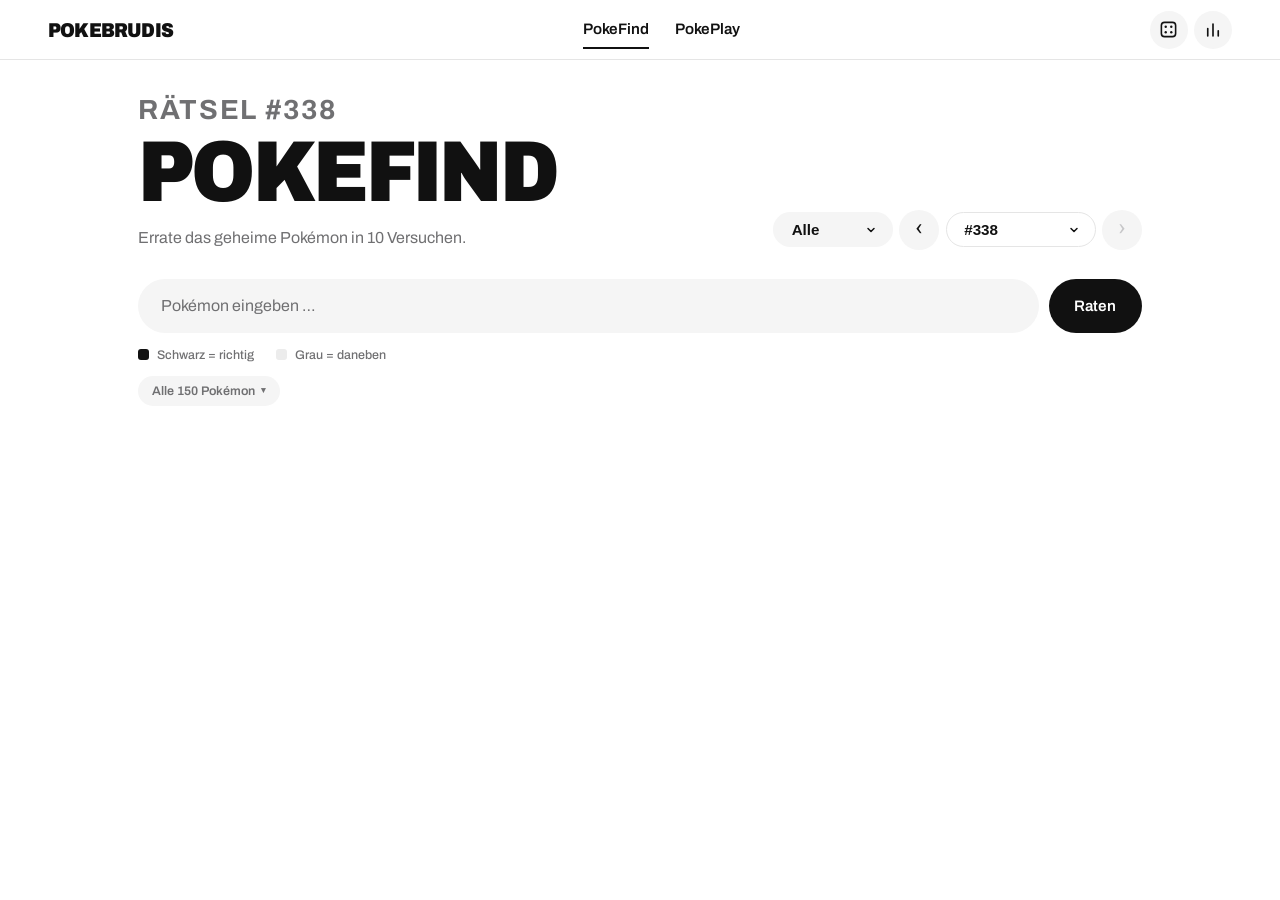
<file: geoquiz/poke/index.html>
<!doctype html>
<html lang="de">
<head>
<meta charset="utf-8">
<meta name="viewport" content="width=device-width, initial-scale=1, maximum-scale=1, user-scalable=no, viewport-fit=cover">
<title>Pokebrudis</title>
<meta name="description" content="Drei tägliche Pokémon-Rätsel: Errate das geheime Pokémon, finde seine stärkste Kategorie und das gesuchte Pokémon nach Ähnlichkeit.">
<link rel="icon" href="sprites/4.png" sizes="96x96">
<link rel="apple-touch-icon" href="sprites/4.png">
<meta name="theme-color" content="#ffffff">
<meta name="apple-mobile-web-app-title" content="Pokebrudis">
<link rel="preconnect" href="https://fonts.googleapis.com">
<link rel="preconnect" href="https://fonts.gstatic.com" crossorigin>
<link rel="stylesheet" href="https://fonts.googleapis.com/css2?family=Archivo:wdth,wght@62..125,400..900&display=swap" media="print" onload="this.media='all'">
<link rel="stylesheet" href="../style.css">
</head>
<body>
<header class="top">
  <div class="brand"><span class="brand-text">Pokebrudis</span></div>
  <nav class="tabs" role="tablist">
    <button class="tab active" data-view="find" role="tab">PokeFind</button>
    <button class="tab" data-view="play" role="tab">PokePlay</button>
  </nav>
  <div class="top-actions">
    <a class="icon-btn" href="../spiele/" title="Weiter zu Spielbrudis" aria-label="Weiter zu Spielbrudis"><svg width="19" height="19" viewBox="0 0 24 24" fill="none" stroke="currentColor" stroke-width="2"><rect x="3" y="3" width="18" height="18" rx="4"/><circle cx="8.5" cy="8.5" r="1.5" fill="currentColor" stroke="none"/><circle cx="15.5" cy="8.5" r="1.5" fill="currentColor" stroke="none"/><circle cx="8.5" cy="15.5" r="1.5" fill="currentColor" stroke="none"/><circle cx="15.5" cy="15.5" r="1.5" fill="currentColor" stroke="none"/></svg></a>
    <button class="icon-btn" id="btn-stats" title="Statistik" aria-label="Statistik"><svg width="18" height="18" viewBox="0 0 24 24" fill="none" stroke="currentColor" stroke-width="2.2" stroke-linecap="round"><path d="M5 20V10M12 20V4M19 20v-7"/></svg></button>
  </div>
</header>

<main>
  <!-- ================= PokeFind ================= -->
  <section id="view-find" class="view active">
    <div class="view-head">
      <div>
        <h1 class="display"><span id="find-num" class="num"></span>PokeFind</h1>
        <p class="sub">Errate das geheime Pokémon in 10 Versuchen.</p>
      </div>
      <div class="nav" aria-label="Rätsel-Navigation">
        <select class="nav-pick nav-filter" id="find-filter" aria-label="Filter">
          <option value="all">Alle</option>
          <option value="solved">Gelöst</option>
          <option value="open">Ungelöst</option>
        </select>
        <button class="nav-btn" id="find-prev" aria-label="Vorheriges Rätsel">‹</button>
        <select class="nav-pick" id="find-pick" aria-label="Rätsel wählen"></select>
        <button class="nav-btn" id="find-next" aria-label="Nächstes Rätsel">›</button>
      </div>
    </div>

    <form id="find-form" class="guess-form" autocomplete="off" role="search">
      <div class="combo">
        <input id="find-input" type="search" name="q" placeholder="Pokémon eingeben …" aria-label="Tipp" role="combobox" aria-autocomplete="list" autocomplete="off" autocorrect="off" autocapitalize="off" spellcheck="false" enterkeyhint="go" data-lpignore="true" data-1p-ignore data-form-type="other">
        <ul id="find-suggest" class="suggest" hidden></ul>
      </div>
      <button type="submit" class="primary" id="find-btn">Raten</button>
    </form>
    <div class="legend">
      <span><i class="sq ok"></i> Schwarz = richtig</span>
      <span><i class="sq miss"></i> Grau = daneben</span>
    </div>

    <details class="dex" id="find-dex">
      <summary>Alle 150 Pokémon</summary>
      <div class="dex-grid" id="find-dex-grid"></div>
    </details>

    <div id="find-result" class="result" hidden></div>

    <div id="find-guesses" class="guesses"></div>
  </section>

  <!-- ================= PokePlay ================= -->
  <section id="view-play" class="view">
    <div class="view-head">
      <div>
        <h1 class="display"><span id="play-num" class="num"></span>PokePlay</h1>
        <p class="sub">Errate das Pokémon. Je kleiner die Zahl, desto ähnlicher ist dein Tipp.</p>
      </div>
      <div class="nav" aria-label="Rätsel-Navigation">
        <select class="nav-pick nav-filter" id="play-filter" aria-label="Filter">
          <option value="all">Alle</option>
          <option value="solved">Gelöst</option>
          <option value="open">Ungelöst</option>
        </select>
        <button class="nav-btn" id="play-prev" aria-label="Vorheriges Rätsel">‹</button>
        <select class="nav-pick" id="play-pick" aria-label="Rätsel wählen"></select>
        <button class="nav-btn" id="play-next" aria-label="Nächstes Rätsel">›</button>
      </div>
    </div>

    <form id="play-form" class="guess-form" autocomplete="off" role="search">
      <div class="combo">
        <input id="play-input" type="search" name="p" placeholder="Pokémon eingeben …" aria-label="Pokémon" role="combobox" aria-autocomplete="list" autocomplete="off" autocorrect="off" autocapitalize="off" spellcheck="false" enterkeyhint="go" data-lpignore="true" data-1p-ignore data-form-type="other">
        <ul id="play-suggest" class="suggest" hidden></ul>
      </div>
      <button type="submit" class="primary" id="play-btn">Raten</button>
      <button type="button" class="ghost" id="play-tip">Tipp</button>
      <button type="button" class="ghost" id="play-give">Auflösen</button>
    </form>

    <div id="play-list" class="wordlist"></div>

    <div id="play-result" class="result" hidden></div>
  </section>
</main>

<!-- Modals -->
<div class="modal" id="modal-stats" hidden>
  <div class="modal-box">
    <button class="modal-close" data-close>✕</button>
    <div id="stats-content"></div>
  </div>
</div>

<div id="toast" class="toast" hidden></div>

<script src="data.js"></script>
<script src="app.js"></script>
</body>
</html>
</file>
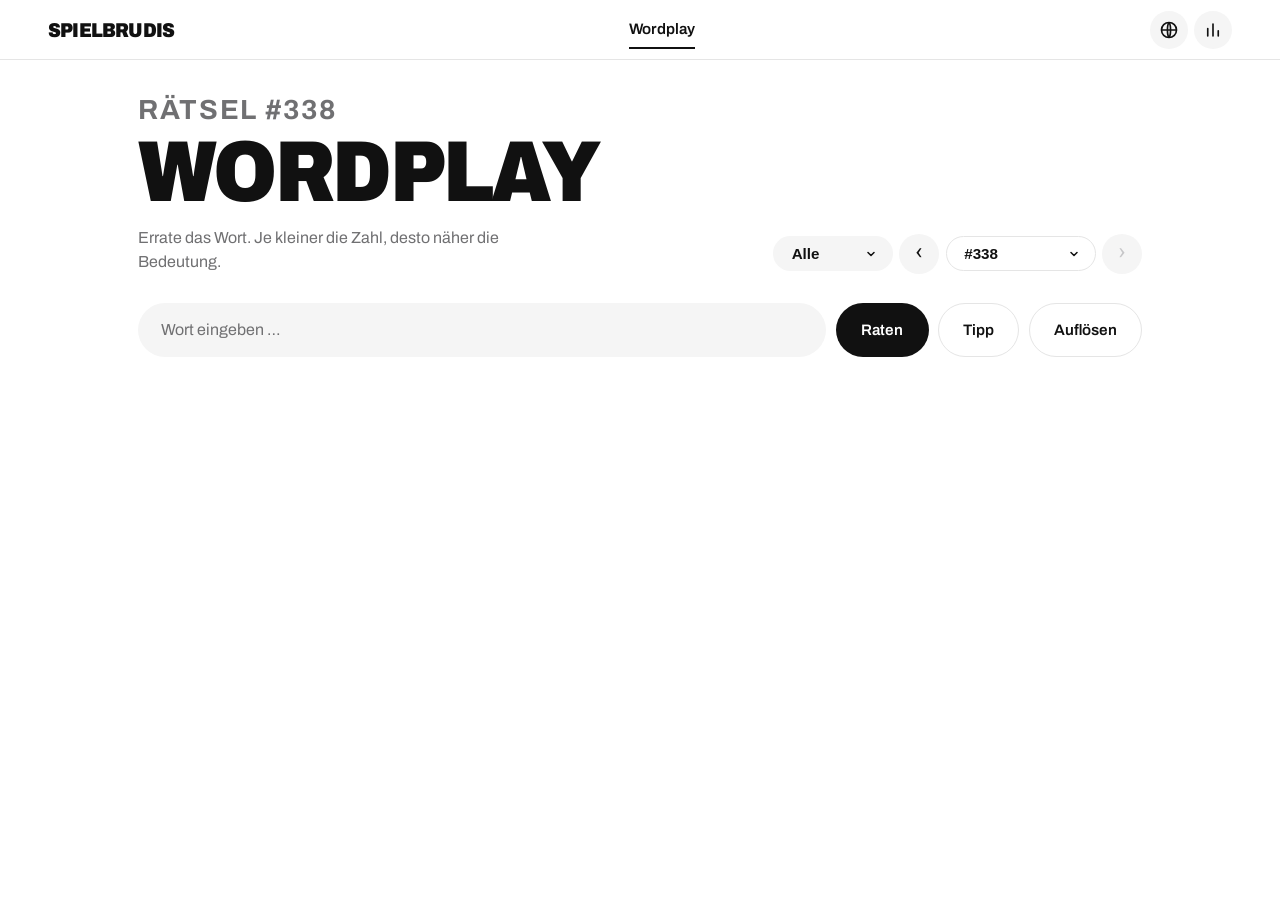
<file: geoquiz/spiele/index.html>
<!doctype html>
<html lang="de">
<head>
<meta charset="utf-8">
<meta name="viewport" content="width=device-width, initial-scale=1, maximum-scale=1, user-scalable=no, viewport-fit=cover">
<title>Spielbrudis</title>
<meta name="description" content="Sonstige tägliche Rätsel: Bei Wordplay das gesuchte Wort erraten — je kleiner die Zahl, desto näher die Bedeutung.">
<link rel="icon" href="../icon.svg" type="image/svg+xml">
<link rel="apple-touch-icon" href="../apple-touch-icon.png">
<meta name="theme-color" content="#ffffff">
<meta name="apple-mobile-web-app-title" content="Spielbrudis">
<link rel="preconnect" href="https://fonts.googleapis.com">
<link rel="preconnect" href="https://fonts.gstatic.com" crossorigin>
<link rel="stylesheet" href="https://fonts.googleapis.com/css2?family=Archivo:wdth,wght@62..125,400..900&display=swap" media="print" onload="this.media='all'">
<link rel="stylesheet" href="../style.css">
</head>
<body>
<header class="top">
  <div class="brand"><span class="brand-text">Spielbrudis</span></div>
  <nav class="tabs" role="tablist">
    <button class="tab active" data-view="word" role="tab">Wordplay</button>
  </nav>
  <div class="top-actions">
    <a class="icon-btn" href="../" title="Weiter zu Geobrudis" aria-label="Weiter zu Geobrudis"><svg width="20" height="20" viewBox="0 0 24 24" fill="none" stroke="currentColor" stroke-width="2"><circle cx="12" cy="12" r="9"/><path d="M3 12h18M12 3c2.5 2.7 2.5 15 0 18M12 3c-2.5 2.7-2.5 15 0 18"/></svg></a>
    <button class="icon-btn" id="btn-stats" title="Statistik" aria-label="Statistik"><svg width="18" height="18" viewBox="0 0 24 24" fill="none" stroke="currentColor" stroke-width="2.2" stroke-linecap="round"><path d="M5 20V10M12 20V4M19 20v-7"/></svg></button>
  </div>
</header>

<main>
  <!-- ================= Wordplay ================= -->
  <section id="view-word" class="view active">
    <div class="view-head">
      <div>
        <h1 class="display"><span id="word-num" class="num"></span>Wordplay</h1>
        <p class="sub">Errate das Wort. Je kleiner die Zahl, desto näher die Bedeutung.</p>
      </div>
      <div class="nav" aria-label="Rätsel-Navigation">
        <select class="nav-pick nav-filter" id="word-filter" aria-label="Filter">
          <option value="all">Alle</option>
          <option value="solved">Gelöst</option>
          <option value="open">Ungelöst</option>
        </select>
        <button class="nav-btn" id="word-prev" aria-label="Vorheriges Rätsel">‹</button>
        <select class="nav-pick" id="word-pick" aria-label="Rätsel wählen"></select>
        <button class="nav-btn" id="word-next" aria-label="Nächstes Rätsel">›</button>
      </div>
    </div>

    <form id="word-form" class="guess-form" autocomplete="off" role="search">
      <div class="combo">
        <input id="word-input" type="search" name="w" placeholder="lädt …" aria-label="Wort" disabled autocomplete="off" autocorrect="off" autocapitalize="off" spellcheck="false" enterkeyhint="go" data-lpignore="true" data-1p-ignore data-form-type="other">
      </div>
      <button type="submit" class="primary" id="word-btn" disabled>Raten</button>
      <button type="button" class="ghost" id="word-tip" disabled>Tipp</button>
      <button type="button" class="ghost" id="word-give" disabled>Auflösen</button>
    </form>

    <div id="word-list" class="wordlist"></div>

    <div id="word-result" class="result" hidden></div>
  </section>
</main>

<!-- Modals -->
<div class="modal" id="modal-stats" hidden>
  <div class="modal-box">
    <button class="modal-close" data-close>✕</button>
    <div id="stats-content"></div>
  </div>
</div>

<div id="toast" class="toast" hidden></div>

<script src="app.js"></script>
</body>
</html>
</file>
<file: geoquiz/style.css>
/* GeoQuiz – Look angelehnt an nike.com: Weiß, Schwarz, Grau, Volt als Akzent,
   große Versal-Headlines, Pill-Buttons, kaum Rahmen, viel Weißraum. */
:root {
  --bg: #ffffff;
  --surface: #f5f5f5;
  --surface2: #ececec;
  --line: #e5e5e5;
  --text: #111111;
  --muted: #707072;
  --volt: #d9ff3d;
  --volt-deep: #c4f000;
  --red: #d33a1a;
  --miss-text: #6e6e73;
  --pill: 999px;
  --r: 12px;
  --font: "Archivo", "Helvetica Now Display", "Helvetica Neue", Helvetica, Arial, sans-serif;
  color-scheme: light;
}

* { box-sizing: border-box; }
html, body { margin: 0; padding: 0; }
html { touch-action: manipulation; -webkit-text-size-adjust: 100%; }
body {
  font-family: var(--font);
  background: var(--bg);
  color: var(--text);
  min-height: 100vh;
  line-height: 1.5;
  font-size: 16px;
  -webkit-font-smoothing: antialiased;
}
button { font: inherit; cursor: pointer; touch-action: manipulation; -webkit-tap-highlight-color: transparent; color: inherit; }
input { font: inherit; }
h1, h2, h3 { margin: 0; text-wrap: balance; }
.muted { color: var(--muted); }
[hidden] { display: none !important; }
:focus-visible { outline: 2px solid var(--text); outline-offset: 3px; }
@media (prefers-reduced-motion: reduce) { *, *::before, *::after { animation: none !important; transition: none !important; } }

/* Typografie ---------------------------------------------------------- */
.display {
  font-weight: 900; text-transform: uppercase; letter-spacing: -.03em; line-height: .92;
  font-variation-settings: "wdth" 88;
}
.eyebrow { font-size: .75rem; font-weight: 600; text-transform: uppercase; letter-spacing: .12em; color: var(--muted); }

/* Header ------------------------------------------------------------- */
.top {
  display: flex; align-items: center; gap: 1.5rem;
  height: 60px; padding: 0 clamp(1rem, 4vw, 3rem);
  background: var(--bg); border-bottom: 1px solid var(--line);
  position: sticky; top: 0; z-index: 10;
}
.brand { display: flex; align-items: center; font-weight: 900; font-size: 1.25rem; letter-spacing: -.04em; text-transform: uppercase; white-space: nowrap; font-variation-settings: "wdth" 88; }
/* Liegt geoquiz/logo.svg (oder .png/.webp) vor, ersetzt es den Schriftzug */
.brand-logo { display: none; height: 30px; width: auto; max-width: 180px; }
.brand.has-logo .brand-logo { display: block; }
.brand.has-logo .brand-text { display: none; }
.tabs { display: flex; gap: 1.6rem; margin: 0 auto; }
.tab {
  border: 0; background: none; padding: .4rem 0; font-weight: 600; font-size: .95rem; white-space: nowrap;
  color: var(--text); position: relative;
}
.tab::after { content: ""; position: absolute; left: 0; right: 0; bottom: -2px; height: 2px; background: var(--text); transform: scaleX(0); transition: transform .18s ease; transform-origin: left; }
.tab:hover::after, .tab.active::after { transform: scaleX(1); }
.top-actions { display: flex; gap: .4rem; }
.icon-btn { border: 0; background: var(--surface); color: var(--text); border-radius: 50%; width: 38px; height: 38px; font-size: 1rem; display: grid; place-items: center; transition: background .15s; }
.icon-btn:hover { background: var(--surface2); }

/* Als Homescreen-App (iOS standalone) Platz für Statusleiste und Home-Indikator */
@supports (padding: env(safe-area-inset-top)) {
  .top { padding-top: env(safe-area-inset-top); height: calc(60px + env(safe-area-inset-top)); }
  main { padding-bottom: calc(4rem + env(safe-area-inset-bottom)); }
}

main { max-width: 1100px; margin: 0 auto; padding: 0 clamp(1rem, 4vw, 3rem) 4rem; }
.view { display: none; }
.view.active { display: block; }

/* Hero je Ansicht ----------------------------------------------------- */
.view-head { display: flex; justify-content: space-between; align-items: flex-end; gap: 1.5rem; flex-wrap: wrap; padding: 2.4rem 0 1.4rem; }
.view-head h1 { font-size: clamp(2.6rem, 8vw, 5.4rem); }
.view-head h1 .num { display: block; font-size: .32em; font-weight: 700; letter-spacing: .06em; color: var(--muted); margin-bottom: .35em; font-variation-settings: "wdth" 100; }
.sub { margin: .8rem 0 0; color: var(--muted); max-width: 46ch; font-size: 1rem; }
.nav { display: flex; align-items: center; gap: .4rem; }
.nav-btn { border: 0; background: var(--surface); color: var(--text); border-radius: 50%; width: 40px; height: 40px; font-size: 1.4rem; line-height: 1; display: grid; place-items: center; padding-bottom: 3px; transition: background .15s; }
.nav-btn:hover:not(:disabled) { background: var(--surface2); }
.nav-btn:disabled { color: #c6c6c8; cursor: not-allowed; }
.nav-pick { appearance: none; -webkit-appearance: none; border: 1.5px solid var(--line); background: var(--bg) url("data:image/svg+xml,%3Csvg xmlns='http://www.w3.org/2000/svg' width='12' height='12' viewBox='0 0 24 24' fill='none' stroke='%23111' stroke-width='3' stroke-linecap='round' stroke-linejoin='round'%3E%3Cpath d='M6 9l6 6 6-6'/%3E%3C/svg%3E") no-repeat right .9rem center; color: var(--text); padding: .5rem 2.2rem .5rem 1.1rem; border-radius: var(--pill); font-weight: 700; font-size: .95rem; cursor: pointer; min-width: 150px; font-variant-numeric: tabular-nums; transition: border-color .15s; }
.nav-pick:hover, .nav-pick:focus { border-color: var(--text); outline: none; }
.nav-filter { min-width: 0; background-color: var(--surface); border-color: transparent; font-weight: 600; }
.nav { flex-wrap: wrap; }
.chip-btn { border: 1.5px solid var(--line); background: var(--bg); color: var(--text); padding: .45rem 1.05rem; border-radius: var(--pill); font-weight: 600; font-size: .9rem; transition: border-color .15s, background .15s, color .15s; }
.chip-btn:hover { border-color: var(--text); }
.chip-btn.active { background: var(--text); border-color: var(--text); color: #fff; }

/* Buttons ------------------------------------------------------------- */
.primary { background: var(--text); color: #fff; border: 0; border-radius: var(--pill); padding: .85rem 1.6rem; font-weight: 600; font-size: .95rem; transition: background .15s, transform .12s; }
.primary:hover { background: #333; }
.primary:active { transform: scale(.98); }
.primary:disabled { background: #cacacb; cursor: not-allowed; }
.ghost { background: var(--bg); color: var(--text); border: 1.5px solid var(--line); border-radius: var(--pill); padding: .8rem 1.5rem; font-weight: 600; font-size: .95rem; transition: border-color .15s; }
.ghost:hover { border-color: var(--text); }
.ghost:disabled { color: #c6c6c8; border-color: var(--line); cursor: not-allowed; }
.ghost.armed { border-color: var(--red); color: var(--red); }

/* Eingabe -------------------------------------------------------------- */
.guess-form { display: flex; gap: .6rem; margin: .4rem 0 .8rem; }
.combo { position: relative; flex: 1; }
#guess-input, #find-input, #play-input, #word-input { width: 100%; font-size: 16px; padding: .9rem 1.4rem; border-radius: var(--pill); border: 1.5px solid transparent; background: var(--surface); color: var(--text); outline: none; transition: background .15s, border-color .15s; }
#guess-input::placeholder, #find-input::placeholder, #play-input::placeholder, #word-input::placeholder { color: var(--muted); }
#guess-input:hover, #find-input:hover, #play-input:hover, #word-input:hover { background: var(--surface2); }
#guess-input:focus, #find-input:focus, #play-input:focus, #word-input:focus { background: var(--bg); border-color: var(--text); }
#guess-input:disabled, #find-input:disabled, #play-input:disabled, #word-input:disabled { background: var(--surface); color: var(--muted); }
#guess-input::-webkit-search-decoration, #find-input::-webkit-search-decoration, #play-input::-webkit-search-decoration, #guess-input::-webkit-search-cancel-button, #find-input::-webkit-search-cancel-button, #play-input::-webkit-search-cancel-button, #guess-input::-webkit-search-results-button, #find-input::-webkit-search-results-button, #play-input::-webkit-search-results-button, #word-input::-webkit-search-decoration, #word-input::-webkit-search-cancel-button, #word-input::-webkit-search-results-button { -webkit-appearance: none; display: none; }
#guess-input:-webkit-autofill, #find-input:-webkit-autofill, #play-input:-webkit-autofill, #guess-input:-webkit-autofill:hover, #find-input:-webkit-autofill:hover, #play-input:-webkit-autofill:hover, #guess-input:-webkit-autofill:focus, #find-input:-webkit-autofill:focus, #play-input:-webkit-autofill:focus, #word-input:-webkit-autofill, #word-input:-webkit-autofill:hover, #word-input:-webkit-autofill:focus { -webkit-box-shadow: 0 0 0 1000px var(--surface) inset; -webkit-text-fill-color: var(--text); caret-color: var(--text); }
.suggest { position: absolute; left: .6rem; right: .6rem; top: calc(100% + 6px); z-index: 20; list-style: none; margin: 0; padding: .4rem; background: var(--bg); border: 1px solid var(--line); border-radius: 16px; box-shadow: 0 12px 32px rgba(0,0,0,.12); max-height: 300px; overflow-y: auto; }
.suggest li { padding: .6rem .9rem; border-radius: 10px; display: flex; gap: .6rem; align-items: center; cursor: pointer; font-weight: 500; }
.suggest li.sel, .suggest li:hover { background: var(--surface); }
.suggest .alias { color: var(--muted); font-size: .85em; margin-left: auto; font-weight: 400; }
.legend { display: flex; flex-wrap: wrap; gap: .4rem 1.4rem; color: var(--muted); font-size: .78rem; font-weight: 500; margin-bottom: 1.6rem; }

/* Nachschlagliste aller Pokémon unter dem Eingabefeld */
.dex { margin: -.9rem 0 1.6rem; }
.dex summary { display: inline-flex; align-items: center; gap: .4rem; padding: .35rem .85rem; border-radius: var(--pill); background: var(--surface); color: var(--muted); font-size: .78rem; font-weight: 600; cursor: pointer; list-style: none; }
.dex summary::-webkit-details-marker { display: none; }
.dex summary::after { content: "▾"; font-size: .7em; }
.dex[open] summary::after { content: "▴"; }
.dex summary:hover { background: var(--surface2); }
.dex-grid { display: grid; grid-template-columns: repeat(auto-fill, minmax(88px, 1fr)); gap: .3rem; max-height: 330px; overflow-y: auto; -webkit-overflow-scrolling: touch; margin-top: .6rem; padding: .4rem; background: var(--surface); border-radius: var(--r); }
.dex-item { display: flex; flex-direction: column; align-items: center; gap: .05rem; padding: .3rem .15rem .4rem; border: 0; border-radius: 10px; background: var(--bg); font: inherit; color: inherit; cursor: pointer; }
.dex-item .mini-sprite { width: 58px; height: 58px; margin: -6px 0 -4px; }
.dex-num { font-size: .64rem; font-weight: 700; color: var(--muted); font-variant-numeric: tabular-nums; }
.dex-name { font-size: .75rem; font-weight: 700; line-height: 1.15; text-align: center; letter-spacing: -.01em; }
.dex-item:hover { background: var(--surface2); }
.dex-item[disabled] { opacity: .3; cursor: default; }
.dex-item[disabled]:hover { background: var(--bg); }
.sq { display: inline-block; width: 11px; height: 11px; border-radius: 3px; vertical-align: -1px; margin-right: 5px; }
.sq.ok { background: var(--text); } .sq.miss { background: var(--surface2); }

/* Tipp-Zeilen --------------------------------------------------------- */
.guesses { display: flex; flex-direction: column; gap: 1.4rem; }
.guess { animation: rise .32s cubic-bezier(.2,.7,.2,1); }
@keyframes rise { from { transform: translateY(10px); opacity: 0; } to { transform: none; opacity: 1; } }
.guess-title { display: flex; align-items: baseline; gap: .7rem; margin-bottom: .6rem; font-weight: 700; font-size: 1.15rem; letter-spacing: -.01em; }
.guess-title .mini-flag { width: 34px; height: 24px; border-radius: 3px; overflow: hidden; flex-shrink: 0; align-self: center; box-shadow: 0 0 0 1px rgba(0,0,0,.08); }
.guess-title .mini-flag svg { width: 100%; height: 100%; display: block; }
.guess-title .cap { color: var(--muted); font-weight: 400; font-size: .85rem; }
.cells { display: grid; grid-template-columns: repeat(6, minmax(0, 1fr)); gap: .4rem; }
.cell.wide { grid-column: span 2; }
.cell {
  border-radius: var(--r); padding: .55rem .4rem; min-height: 74px;
  display: flex; flex-direction: column; align-items: center; justify-content: center; text-align: center;
  background: var(--surface); color: var(--miss-text); font-size: .8rem; overflow: hidden;
}
.cell .lbl { font-size: .6rem; font-weight: 600; text-transform: uppercase; letter-spacing: .1em; opacity: .8; margin-bottom: .2rem; }
.cell .val { font-weight: 700; line-height: 1.2; overflow-wrap: anywhere; hyphens: auto; font-variant-numeric: tabular-nums; }
.cell .arrow { font-size: 1.1rem; line-height: 1; margin-top: .15rem; font-weight: 700; }
.cell.ok { background: var(--text); color: #fff; }
.chips { display: flex; flex-wrap: wrap; gap: 4px; justify-content: center; }
.chip { padding: 2px 8px; border-radius: var(--pill); background: rgba(0,0,0,.07); font-size: .7rem; font-weight: 600; white-space: nowrap; }
.cell.ok .chip { background: rgba(255,255,255,.18); }
.chip.hit { background: var(--text); color: #fff; }
.cell.ok .chip.hit { background: #fff; color: var(--text); }
.dot { display: inline-block; width: 9px; height: 9px; border-radius: 50%; margin-right: 4px; vertical-align: -1px; box-shadow: inset 0 0 0 1px rgba(0,0,0,.15); }
@media (max-width: 720px) {
  .cells { grid-template-columns: repeat(4, minmax(0, 1fr)); }
  .cell { min-height: 66px; font-size: .74rem; padding: .5rem .25rem; }
}

/* Ergebnis ------------------------------------------------------------ */
#daily-result { margin: 0 0 1.8rem; }
.result { margin-top: 2.4rem; padding: 2.4rem clamp(1rem, 4vw, 3rem); background: var(--surface); border-radius: 24px; animation: rise .35s cubic-bezier(.2,.7,.2,1); }
.result .big-flag { width: 200px; height: 150px; border-radius: 6px; overflow: hidden; margin: 0 auto 1.4rem; box-shadow: 0 16px 40px rgba(0,0,0,.14); }
.result .big-flag svg { width: 100%; height: 100%; display: block; }
.result h2 { text-align: center; font-size: clamp(1.8rem, 5vw, 3rem); }
.result .facts { display: flex; flex-wrap: wrap; justify-content: center; gap: .3rem 1.2rem; color: var(--muted); font-size: .9rem; margin: .9rem 0 1.4rem; }
.result .actions { display: flex; gap: .6rem; flex-wrap: wrap; justify-content: center; }
.countdown { text-align: center; color: var(--muted); margin-top: 1.2rem; font-size: .85rem; }
.countdown strong { color: var(--text); font-variant-numeric: tabular-nums; }

/* Statistik ----------------------------------------------------------- */
.stat-grid { display: grid; grid-template-columns: repeat(auto-fit, minmax(100px, 1fr)); gap: .5rem; margin: 1rem 0 1.6rem; }
.stat-grid div { background: var(--surface); border-radius: var(--r); padding: .9rem .6rem; text-align: center; }
.stat-grid strong { display: block; font-size: 1.8rem; font-weight: 900; letter-spacing: -.03em; line-height: 1; margin-bottom: .3rem; }
.stat-grid span { color: var(--muted); font-size: .72rem; text-transform: uppercase; letter-spacing: .08em; font-weight: 600; }
.dist { display: grid; grid-template-columns: auto 1fr; gap: .35rem .7rem; align-items: center; margin: .6rem 0; font-weight: 600; }
.dist .bar { background: var(--surface2); border-radius: 4px; height: 22px; min-width: 26px; color: var(--text); font-size: .8rem; font-weight: 700; display: flex; align-items: center; justify-content: flex-end; padding-right: 7px; }
.dist .bar.hl { background: var(--volt); }

/* GeoRankle ----------------------------------------------------------- */
.rankle-status { display: flex; justify-content: space-between; align-items: center; margin-bottom: 1.4rem; gap: 1rem; flex-wrap: wrap; }
.rounds { display: flex; gap: .35rem; }
.round-dot { width: 34px; height: 34px; border-radius: 50%; background: var(--surface); display: grid; place-items: center; font-size: .72rem; font-weight: 700; color: var(--muted); font-variant-numeric: tabular-nums; }
.round-dot.cur { background: var(--bg); box-shadow: inset 0 0 0 2px var(--text); color: var(--text); }
.round-dot.g { background: var(--text); color: #fff; }
.round-dot.y { background: var(--volt); color: var(--text); }
.round-dot.r { background: var(--red); color: #fff; }
.score { font-size: .9rem; font-weight: 600; color: var(--muted); }
.score strong { font-size: 1.9rem; font-weight: 900; letter-spacing: -.03em; color: var(--text); margin: 0 .2rem; font-variant-numeric: tabular-nums; }
.flag-card { display: flex; align-items: center; gap: clamp(1.2rem, 4vw, 3rem); margin-bottom: 1.6rem; }
.flag-wrap { width: 300px; max-width: 48%; aspect-ratio: 4 / 3; border-radius: 8px; overflow: hidden; flex-shrink: 0; box-shadow: 0 20px 50px rgba(0,0,0,.16); background: #000; }
.flag-wrap svg { width: 100%; height: 100%; display: block; }
.flag-meta h2 { font-size: clamp(2rem, 6vw, 4rem); }
.flag-meta p { margin: .6rem 0 0; }
.cat-grid { display: grid; grid-template-columns: repeat(auto-fill, minmax(160px, 1fr)); gap: .5rem; }
.cat {
  background: var(--bg); border: 1.5px solid var(--line); border-radius: var(--r); padding: .75rem .85rem; text-align: left;
  display: flex; flex-direction: column; gap: .15rem; min-height: 64px; transition: border-color .15s, background .15s;
}
.cat:hover:not(:disabled) { border-color: var(--text); }
.cat:disabled { cursor: not-allowed; background: var(--surface); border-color: transparent; color: var(--miss-text); }
.cat .cn { font-weight: 700; font-size: .92rem; overflow-wrap: anywhere; hyphens: auto; }
.cat { -webkit-touch-callout: none; user-select: none; -webkit-user-select: none; }
.cat-tip { position: fixed; z-index: 70; background: var(--text); color: #fff; padding: .55rem .8rem; border-radius: 10px; font-size: .82rem; line-height: 1.35; box-shadow: 0 10px 30px rgba(0,0,0,.25); pointer-events: none; animation: rise .15s ease; }
.cat .cd { color: var(--muted); font-size: .72rem; }
.cat:disabled .cd { color: var(--miss-text); }
.cat.used .cn { text-decoration: line-through; }
.reveal { margin-top: 1.6rem; padding-top: 1.4rem; border-top: 1px solid var(--line); animation: rise .3s cubic-bezier(.2,.7,.2,1); }
.reveal .headline { display: flex; align-items: center; gap: 1.2rem; flex-wrap: wrap; margin-bottom: 1rem; }
.pts { font-size: 2.2rem; font-weight: 900; letter-spacing: -.03em; padding: .3rem 1rem; border-radius: var(--r); background: var(--surface); font-variant-numeric: tabular-nums; }
.pts.g { background: var(--text); color: #fff; } .pts.y { background: var(--volt); } .pts.r { background: var(--red); color: #fff; }
.rank-table { width: 100%; border-collapse: collapse; font-size: .88rem; }
.rank-table td, .rank-table th { padding: .5rem .6rem; border-bottom: 1px solid var(--line); text-align: left; }
.rank-table th { color: var(--muted); font-weight: 600; font-size: .68rem; text-transform: uppercase; letter-spacing: .1em; }
.rank-table tr.pick { background: var(--surface); }
.rank-table tr.best { background: var(--volt); }
.rank-table tr.used td { color: var(--miss-text); text-decoration: line-through; }
.rank-table .r { font-weight: 800; white-space: nowrap; font-variant-numeric: tabular-nums; }
.rank-table .v { text-align: right; white-space: nowrap; font-variant-numeric: tabular-nums; }
.table-wrap { overflow: auto; max-height: 360px; border-radius: var(--r); border: 1px solid var(--line); margin: .8rem 0; }
.rounds-summary { display: grid; grid-template-columns: repeat(auto-fill, minmax(230px, 1fr)); gap: .5rem; margin: 1.2rem 0; }
.rs { background: var(--bg); border-radius: var(--r); padding: .7rem .8rem; display: flex; gap: .7rem; align-items: center; }
.rs .mini-flag { width: 44px; height: 33px; border-radius: 3px; overflow: hidden; flex-shrink: 0; box-shadow: 0 0 0 1px rgba(0,0,0,.08); }
.rs .mini-flag svg { width: 100%; height: 100%; display: block; }
.rs .rs-body { font-size: .8rem; line-height: 1.3; min-width: 0; color: var(--muted); }
.rs .rs-body strong { display: block; color: var(--text); }
.rs .rs-pts { margin-left: auto; font-weight: 900; font-size: 1.3rem; letter-spacing: -.02em; font-variant-numeric: tabular-nums; }
.rs-pts.g { color: var(--text); } .rs-pts.y { color: var(--volt-deep); } .rs-pts.r { color: var(--red); }

/* Weltranking-Panel im GeoRank-Ergebnis --------------------------------- */
.rank-link { border: 0; background: none; padding: 0; font: inherit; color: inherit; text-decoration: underline; text-decoration-color: var(--line); text-underline-offset: 3px; cursor: pointer; text-align: left; }
.rank-link:hover, .rank-link.open { text-decoration-color: var(--text); color: var(--text); }
.rank-link.open { font-weight: 700; }
.rank-panel { background: var(--bg); border-radius: var(--r); padding: .9rem 1rem; margin: .2rem 0 1rem; animation: rise .25s cubic-bezier(.2,.7,.2,1); }
.rank-panel-head { display: flex; align-items: center; gap: .7rem; flex-wrap: wrap; margin-bottom: .6rem; }
.rank-panel-head strong { font-size: 1.05rem; }
.rank-panel-head .muted { font-size: .8rem; }
.rank-panel-head .icon-btn.small { margin-left: auto; width: 32px; height: 32px; font-size: .9rem; }
.rank-search { width: 100%; font-size: 16px; padding: .55rem .9rem; margin-bottom: .5rem; border-radius: var(--pill); border: 1.5px solid transparent; background: var(--surface); color: var(--text); outline: none; }
.rank-search:focus { background: var(--bg); border-color: var(--text); }
.rank-search::-webkit-search-decoration, .rank-search::-webkit-search-cancel-button { -webkit-appearance: none; display: none; }
.rank-list { position: relative; max-height: 360px; overflow-y: auto; border: 1px solid var(--line); border-radius: 10px; font-size: .88rem; font-variant-numeric: tabular-nums; }
.rank-row { display: grid; grid-template-columns: 3.4rem 1fr auto; gap: .6rem; padding: .35rem .7rem; border-bottom: 1px solid var(--line); align-items: center; }
.rank-row:last-child { border-bottom: 0; }
.rank-no { font-weight: 800; color: var(--muted); }
.rank-val { color: var(--muted); white-space: nowrap; }
.rank-row.peer { background: var(--surface); }
.rank-row.me { background: var(--text); color: #fff; font-weight: 700; }
.rank-row.me .rank-no, .rank-row.me .rank-val { color: #fff; }
/* GeoMap --------------------------------------------------------------- */
.map-ask p { margin: .3rem 0 0; font-size: .9rem; font-variant-numeric: tabular-nums; }
#view-map .view-head { padding: 1.6rem 0 1rem; }
#view-map .sub { margin-top: .5rem; font-size: .9rem; }
#map-board .rankle-status { margin-bottom: .8rem; gap: .5rem; }
#map-board .round-dot { width: 30px; height: 30px; font-size: .68rem; }
#map-board .score strong { font-size: 1.5rem; }
.map-ask { text-align: center; margin: .5rem 0 .6rem; }
.map-ask h2 { font-size: clamp(1.5rem, 5.5vw, 2.4rem); }
/* am Handy darf die Karte bis an den Rand, das sind 32 Pixel mehr Breite */
@media (max-width: 520px) {
  .map-stage { width: calc(100% + 32px); max-width: none; margin-left: -16px; margin-right: -16px; }
}
.map-wrap { max-width: 460px; margin: 0 auto; position: relative; overflow-anchor: none; }
/* pan-y: senkrecht scrollt weiter die Seite, zwei Finger zoomen die Karte */
.map-wrap svg { width: 100%; height: auto; display: block; cursor: crosshair; touch-action: pan-y; }
/* im Zoom gehoert die Geste der Karte: ein Finger schiebt den Ausschnitt */
.map-wrap.zoom svg { touch-action: none; cursor: grab; }
.map-wrap.zoom svg:active { cursor: grabbing; }
.map-land path { fill: var(--surface2); stroke: var(--bg); stroke-width: 2.5; stroke-linejoin: round; }
.map-line { stroke: var(--text); stroke-width: 3; stroke-dasharray: 9 7; vector-effect: non-scaling-stroke; }
.map-pin { fill: var(--volt); stroke: var(--text); stroke-width: 2.2; vector-effect: non-scaling-stroke; }
.map-true { fill: var(--text); }
/* der eigene Tipp: klein und in seiner Entfernungsfarbe, nur weiss abgesetzt */
.map-guess { fill: var(--bg); stroke-width: 3; vector-effect: non-scaling-stroke; }
.map-label { font-weight: 700; text-anchor: middle; fill: var(--text); paint-order: stroke; stroke: var(--bg); stroke-width: 6px; vector-effect: non-scaling-stroke; }
.map-line.off, .map-pin.off, .map-true.off, .map-guess.off { opacity: .15; }
.map-reset { position: absolute; top: .5rem; right: .5rem; width: 36px; height: 36px; border: 0; border-radius: 50%; background: var(--bg); color: var(--text); font-size: 1.1rem; line-height: 1; box-shadow: 0 2px 10px rgba(0,0,0,.18); }
.sortbar { display: flex; flex-wrap: wrap; gap: .35rem; justify-content: center; margin-bottom: .7rem; }
.head-zeile { display: flex; align-items: flex-end; flex-wrap: wrap; gap: .4rem .7rem; }

/* Schieberegler-Umschalter: ein Feld, der schwarze Daumen wandert */
.toggle { position: relative; display: inline-grid; grid-template-columns: repeat(2, 1fr); padding: 3px; border-radius: var(--pill); background: var(--surface); margin-bottom: .3rem; isolation: isolate; }
.toggle-thumb { position: absolute; z-index: 0; top: 3px; bottom: 3px; left: 3px; width: calc(50% - 3px); border-radius: var(--pill); background: var(--text); transition: transform .28s cubic-bezier(.4, 1.3, .5, 1); }
.toggle.rechts .toggle-thumb { transform: translateX(100%); }
.toggle-opt { position: relative; z-index: 1; border: 0; background: none; padding: .45rem 1rem; border-radius: var(--pill); font: inherit; font-size: .7rem; font-weight: 800; letter-spacing: .08em; text-transform: uppercase; white-space: nowrap; color: var(--muted); cursor: pointer; transition: color .2s; }
.toggle-opt.on { color: #fff; }
.toggle-opt:not(.on):hover { color: var(--text); }
@media (prefers-reduced-motion: reduce) { .toggle-thumb { transition: none; } }
/* Auswertung der Weltkarte: gesuchtes Land in der Farbe der Leistung,
   eigener Tipp nur als Umriss — ganz ohne Striche dazwischen */
.map-ziel-farbe { fill-opacity: .8; }
.map-ziel-farbe.off { fill-opacity: .12; }
.map-ziel-farbe.on { fill-opacity: .95; }
.map-tipp-umriss { fill: none; stroke-width: 2.5; stroke-linejoin: round; vector-effect: non-scaling-stroke; }
.map-tipp-umriss.off { stroke-opacity: .15; }
/* der eigene Tipp in der Welt: die Landesfläche in der Entfernungsfarbe */
.map-tipp-land { fill-opacity: .3; stroke-width: 2.5; stroke-linejoin: round; vector-effect: non-scaling-stroke; }
.map-tipp-land.pin { fill: var(--volt); stroke: var(--text); fill-opacity: .75; }
.map-tipp-land.off { fill-opacity: .06; stroke-opacity: .15; }
.map-tipp-land.on { fill-opacity: .42; }
.map-ziel { fill: var(--text); fill-opacity: .45; }
.map-ziel.off { fill-opacity: .1; }
.map-ziel.on { fill-opacity: .9; }
.sort-chip { border: 0; padding: .3rem .8rem; border-radius: var(--pill); background: var(--surface); color: var(--muted); font: inherit; font-size: .76rem; font-weight: 600; cursor: pointer; font-variant-numeric: tabular-nums; }
.sort-chip:hover { background: var(--surface2); }
.sort-chip.on { background: var(--text); color: #fff; }
button.rs { width: 100%; border: 0; text-align: left; font: inherit; }
button.rs:hover { background: var(--surface2); }
button.rs.sel { box-shadow: inset 0 0 0 2px var(--text); }
/* Setzen klebt unten rechts auf der Karte, damit er auch im Zoom erreichbar
   bleibt — dort unten liegt Österreich, kein deutscher Ort wird verdeckt. */
.map-stage { position: relative; max-width: 460px; margin: 0 auto 1.2rem; }
.map-stage .map-wrap { max-width: none; }
.map-actions { position: absolute; right: .5rem; bottom: .5rem; display: flex; justify-content: flex-end; }
.map-stage.links .map-actions { right: auto; left: .5rem; justify-content: flex-start; }
/* die Weltkarte ist flach, der Knopf darf da nicht so viel wegnehmen */
.map-stage.links .map-actions .primary { padding: .45rem 1rem; font-size: .85rem; }
.map-actions .primary { padding: .7rem 1.3rem; box-shadow: 0 3px 14px rgba(0,0,0,.22); }
.map-actions .primary:disabled { background: #cacacb; box-shadow: 0 2px 8px rgba(0,0,0,.12); }
.result .map-wrap { margin: 1.2rem auto; }
.result .map-wrap svg { cursor: pointer; }
.result .map-land path { fill: var(--bg); stroke: var(--surface2); }   /* heller Grund im Ergebniskasten */

/* Pokebrudis: Sprites sind 96x96-Pixelbilder, nie weichzeichnen ------- */
.mini-sprite, .big-sprite, .row-sprite, .icon-btn.poke img { image-rendering: pixelated; display: block; }
.icon-btn.poke img { width: 30px; height: 30px; }
.icon-btn.poke:hover img { transform: scale(1.08); }
a.icon-btn { text-decoration: none; }
.guess-title .mini-sprite { width: 44px; height: 44px; flex-shrink: 0; align-self: center; }
.big-sprite { width: 160px; height: 160px; margin: 0 auto .6rem; }
.poke-wrap { width: 160px; max-width: 40%; aspect-ratio: 1; display: grid; place-items: center; background: var(--surface); border-radius: var(--r); box-shadow: none; }
.poke-wrap .big-sprite { margin: 0; }
.rs .mini-sprite { width: 44px; height: 44px; flex-shrink: 0; }
.wrow .row-sprite { width: 32px; height: 32px; display: inline-block; vertical-align: -10px; margin-right: .5rem; }

/* Wordplay ------------------------------------------------------------ */
.wordlist { display: flex; flex-direction: column; gap: .3rem; }

.wrow { position: relative; display: flex; align-items: center; justify-content: space-between; gap: 1rem; padding: .7rem 1.05rem; border-radius: var(--r); background: var(--surface); overflow: hidden; font-weight: 700; animation: rise .3s cubic-bezier(.2,.7,.2,1); }
.wrow::before { content: ""; position: absolute; left: 0; top: 0; bottom: 0; width: var(--p); background: var(--volt); }
.wrow span { position: relative; overflow-wrap: anywhere; }
.wrow .wr { font-variant-numeric: tabular-nums; }
.wrow .wr i { font-style: normal; font-size: .72em; font-weight: 600; letter-spacing: .08em; text-transform: uppercase; color: var(--muted); margin-right: .6rem; }
.wrow.now .wr i, .wrow.hit .wr i { color: rgba(255,255,255,.7); }
/* .now = der zuletzt geratene Tipp, bis der nächste kommt */
.wrow.now, .wrow.hit { background: var(--text); color: #fff; }
.wrow.now::before, .wrow.hit::before { display: none; }

/* GeoFlag ------------------------------------------------------------- */
.answers { display: grid; grid-template-columns: repeat(2, minmax(0, 1fr)); gap: .5rem; }
.ans { background: var(--bg); border: 1.5px solid var(--line); border-radius: var(--r); padding: .95rem 1rem; text-align: left; font-weight: 700; font-size: 1rem; transition: border-color .15s, background .15s, color .15s; }
.ans:hover:not(:disabled) { border-color: var(--text); }
.ans:disabled { cursor: default; }
.ans.right { background: var(--text); border-color: var(--text); color: #fff; }
.ans.wrong { background: var(--red); border-color: var(--red); color: #fff; }
.ans.dim { color: var(--miss-text); background: var(--surface); border-color: transparent; }
.flag-quiz .flag-wrap { background: #fff; }
.fr { background: var(--bg); border-radius: var(--r); padding: .7rem .8rem; display: flex; gap: .7rem; align-items: center; }
.fr .mini-flag { width: 44px; height: 33px; border-radius: 3px; overflow: hidden; flex-shrink: 0; box-shadow: 0 0 0 1px rgba(0,0,0,.08); }
.fr .mini-flag svg { width: 100%; height: 100%; display: block; }
.fr .fr-body { font-size: .85rem; line-height: 1.3; min-width: 0; color: var(--muted); }
.fr .fr-body strong { display: block; color: var(--text); }
.fr .fr-mark { margin-left: auto; font-weight: 900; font-size: 1.2rem; }
.fr-mark.g { color: var(--text); } .fr-mark.r { color: var(--red); }
@media (max-width: 600px) {
  .flag-card.flag-quiz { flex-direction: row; align-items: center; gap: .9rem; }
  .flag-card.flag-quiz .flag-wrap { width: 46%; max-width: 46%; }
  .flag-card.flag-quiz h2 { font-size: 1.5rem; }
  .answers { grid-template-columns: repeat(2, minmax(0, 1fr)); gap: .4rem; }
  .ans { padding: .7rem .75rem; font-size: .88rem; line-height: 1.25; overflow-wrap: anywhere; hyphens: auto; }
}

/* Modals / Toast / Footer -------------------------------------------- */
.modal { position: fixed; inset: 0; background: rgba(17,17,17,.45); display: flex; align-items: center; justify-content: center; z-index: 50; padding: 1rem; }
.modal-box { background: var(--bg); border-radius: 24px; padding: 2rem; max-width: 580px; width: 100%; max-height: 90vh; overflow-y: auto; position: relative; box-shadow: 0 30px 80px rgba(0,0,0,.25); }
.modal-box h2 { font-size: 1.6rem; font-weight: 900; letter-spacing: -.03em; text-transform: uppercase; margin-bottom: .8rem; }
.modal-box p, .modal-box li { color: #333; font-size: .95rem; }
.modal-close { position: absolute; top: 1rem; right: 1rem; border: 0; background: var(--surface); border-radius: 50%; width: 36px; height: 36px; }
.toast { position: fixed; bottom: 1.5rem; left: 50%; transform: translateX(-50%); background: var(--text); color: #fff; padding: .7rem 1.2rem; border-radius: var(--pill); font-weight: 600; z-index: 60; box-shadow: 0 10px 30px rgba(0,0,0,.2); }

@media (max-width: 600px) {
  .top { height: auto; flex-wrap: wrap; gap: .6rem 1rem; padding: calc(.7rem + env(safe-area-inset-top, 0px)) 1rem .7rem; }
  .brand { order: 1; }
  .brand-logo { height: 26px; max-width: 150px; }
  .top-actions { order: 2; margin-left: auto; }
  .tabs { order: 3; width: 100%; margin: 0; gap: 1.4rem; }
  .view-head { padding-top: 1.6rem; }
  .result { padding: 1.8rem 1.2rem; border-radius: 18px; }
  .nav { gap: .3rem; }
  .nav-btn { width: 36px; height: 36px; }
  .nav-pick { min-width: 0; padding: .45rem 1.9rem .45rem .9rem; background-position: right .7rem center; }
  .nav-pick:not(.nav-filter) { min-width: 108px; }

  /* Wordplay und PokePlay: drei Elemente nebeneinander lassen dem Eingabefeld
     zu wenig Platz, also Feld oben, Knöpfe darunter */
  #word-form, #play-form { flex-wrap: wrap; }
  #word-form .combo, #play-form .combo { flex-basis: 100%; }
  #word-form .primary, #word-form .ghost,
  #play-form .primary, #play-form .ghost { flex: 1; padding-left: 1rem; padding-right: 1rem; }

  /* GeoRankle: Flagge, Name und die 8 Kategorien nach dem Scrollen auf einen Blick */
  .rankle-status { margin-bottom: .8rem; }
  .round-dot { width: 28px; height: 28px; font-size: .65rem; }
  .flag-card { flex-direction: column; align-items: flex-start; gap: .8rem; margin-bottom: 1rem; }
  .flag-wrap { width: 56%; max-width: 56%; box-shadow: 0 10px 26px rgba(0,0,0,.14); }
  .flag-meta h2 { font-size: 1.9rem; }
  .flag-meta p { font-size: .85rem; margin-top: .25rem; }
  .cat-grid { grid-template-columns: repeat(2, minmax(0, 1fr)); gap: .45rem; }
  .cat { min-height: 0; padding: .6rem .75rem; justify-content: center; }
  .cat .cn { font-size: .88rem; line-height: 1.25; }
  .cat .cd { display: none; }
}

/* Kleine Karte im GeoFind-Ergebnis */
.geo-map { margin: 1.4rem auto .4rem; max-width: 700px; border-radius: 18px; overflow: hidden; background: #dce8ea; }
.geo-map svg { display: block; width: 100%; height: auto; }
.map-lbl text {
  font-family: inherit; font-size: 19px; font-weight: 700; letter-spacing: .04em;
  fill: #7a7367; text-anchor: middle; paint-order: stroke; stroke: #f2efe6; stroke-width: 6px; stroke-linejoin: round;
}
</file>
